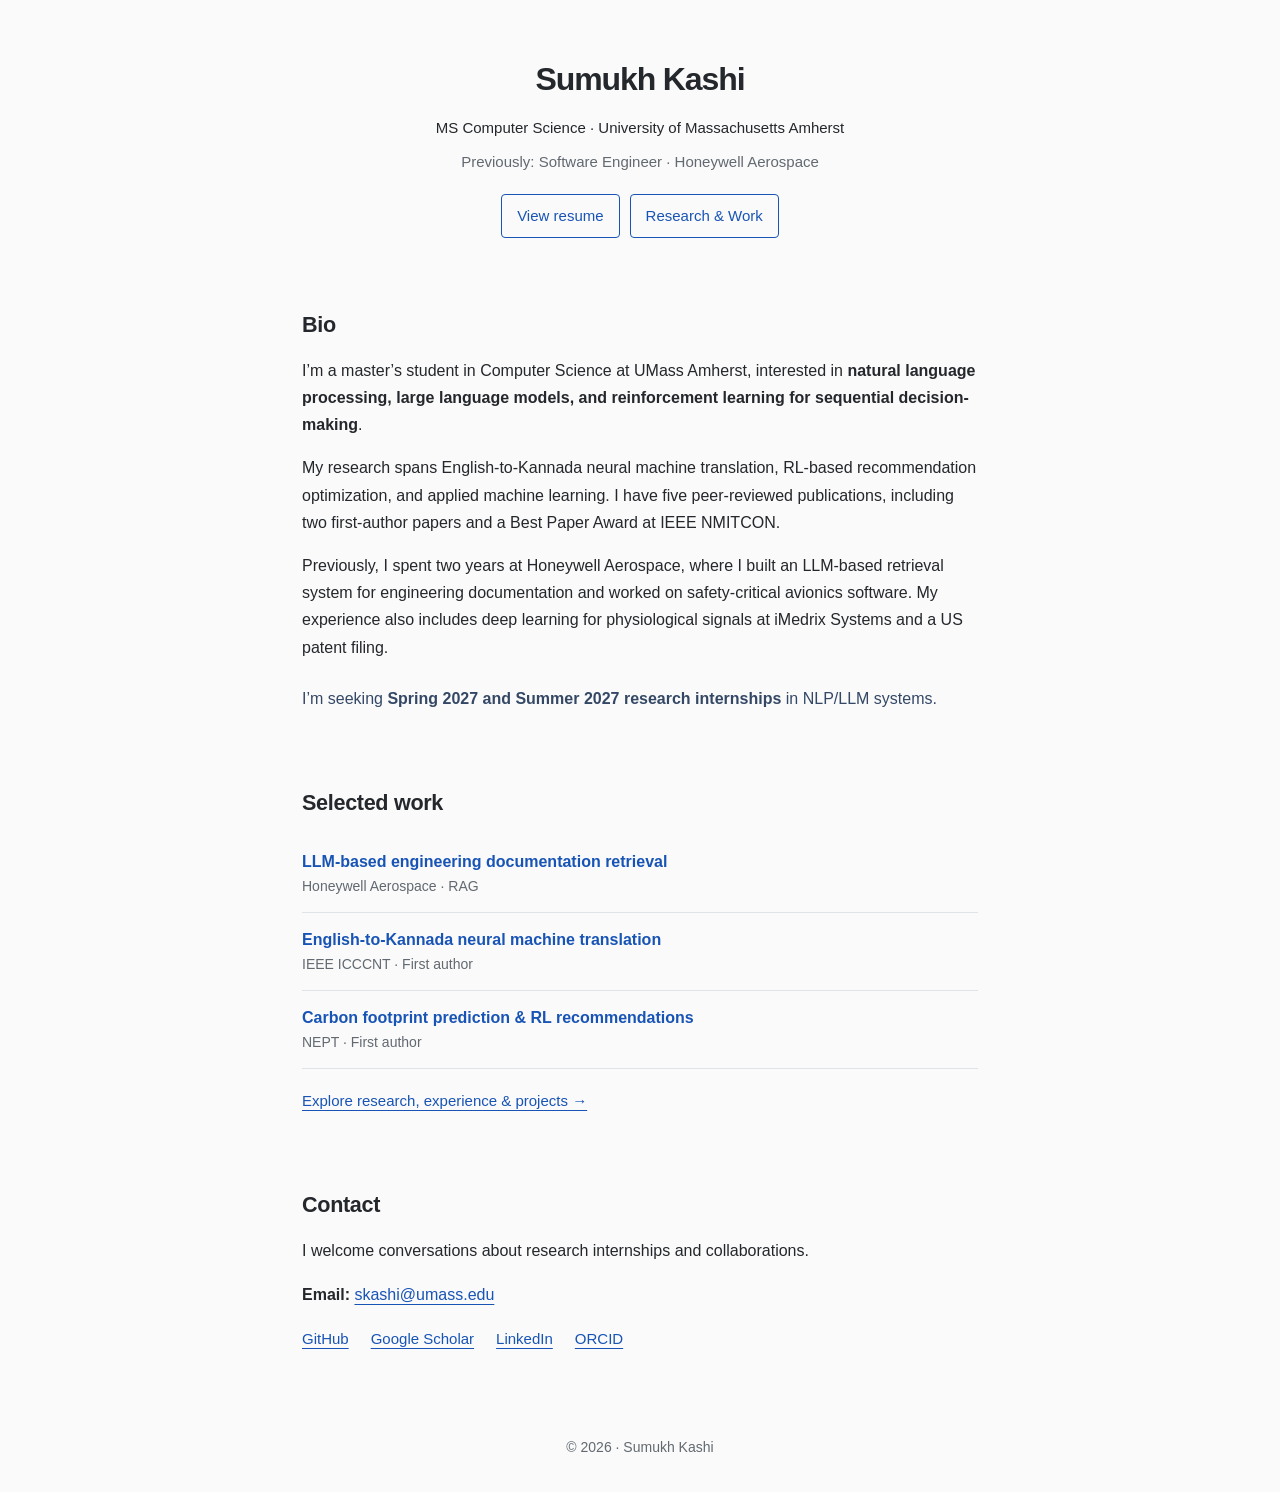
<file: index.html>
<!doctype html>
<html lang="en">
<head>
<meta charset="utf-8">
<meta name="viewport" content="width=device-width, initial-scale=1">
<title>Sumukh Kashi | NLP, LLMs & Reinforcement Learning</title>
<meta name="description" content="Sumukh Kashi — MS Computer Science student at UMass Amherst. Research interests in NLP, large language models, and reinforcement learning. Seeking Summer 2027 research internships.">
<link rel="canonical" href="https://sumukhkashi.github.io/">
<link rel="icon" type="image/svg+xml" href="data:image/svg+xml,%3Csvg xmlns='http://www.w3.org/2000/svg' viewBox='0 0 64 64'%3E%3Crect width='64' height='64' rx='12' fill='%231c4563'/%3E%3Ctext x='32' y='42' text-anchor='middle' font-family='Georgia' font-size='32' fill='white'%3ESK%3C/text%3E%3C/svg%3E">
<link rel="stylesheet" href="styles.css">
</head>
<body class="home"><a class="skip" href="#main">Skip to content</a>
<header class="profile"><h1>Sumukh Kashi</h1><p>MS Computer Science · University of Massachusetts Amherst</p><p class="previous">Previously: Software Engineer · Honeywell Aerospace</p><nav class="actions" aria-label="Primary"><a class="button" href="resume.pdf">View resume</a><a class="button" href="portfolio.html">Research &amp; Work</a></nav></header>
<main id="main"><section aria-labelledby="bio-title"><h2 id="bio-title">Bio</h2>
<p>I’m a master’s student in Computer Science at UMass Amherst, interested in <strong>natural language processing, large language models, and reinforcement learning for sequential decision-making</strong>.</p>
<p>My research spans English-to-Kannada neural machine translation, RL-based recommendation optimization, and applied machine learning. I have five peer-reviewed publications, including two first-author papers and a Best Paper Award at IEEE NMITCON.</p>
<p>Previously, I spent two years at Honeywell Aerospace, where I built an LLM-based retrieval system for engineering documentation and worked on safety-critical avionics software. My experience also includes deep learning for physiological signals at iMedrix Systems and a US patent filing.</p>
<p class="opportunity">I’m seeking <strong>Spring 2027 and Summer 2027 research internships</strong> in NLP/LLM systems.</p></section>
<section class="home-work" aria-labelledby="highlights-title"><h2 id="highlights-title">Selected work</h2><a href="portfolio.html#rag">LLM-based engineering documentation retrieval <span>Honeywell Aerospace · RAG</span></a><a href="portfolio.html#translation">English-to-Kannada neural machine translation <span>IEEE ICCCNT · First author</span></a><a href="portfolio.html#carbon">Carbon footprint prediction &amp; RL recommendations <span>NEPT · First author</span></a><p><a class="text-link" href="portfolio.html">Explore research, experience &amp; projects →</a></p></section>
<section id="contact" aria-labelledby="contact-title"><h2 id="contact-title">Contact</h2><p>I welcome conversations about research internships and collaborations.</p><p><strong>Email:</strong> <a href="mailto:skashi@umass.edu">skashi@umass.edu</a></p><div class="links"><a href="https://github.com/SumukhKashi">GitHub</a><a href="https://scholar.google.com/citations?user=PFaB8a4AAAAJ&amp;hl=en">Google Scholar</a><a href="https://www.linkedin.com/in/sumukh-kashi-23575220a/">LinkedIn</a><a href="https://orcid.org/0009-0000-4580-617X">ORCID</a></div></section></main><footer>© 2026 · Sumukh Kashi</footer></body></html>
</file>
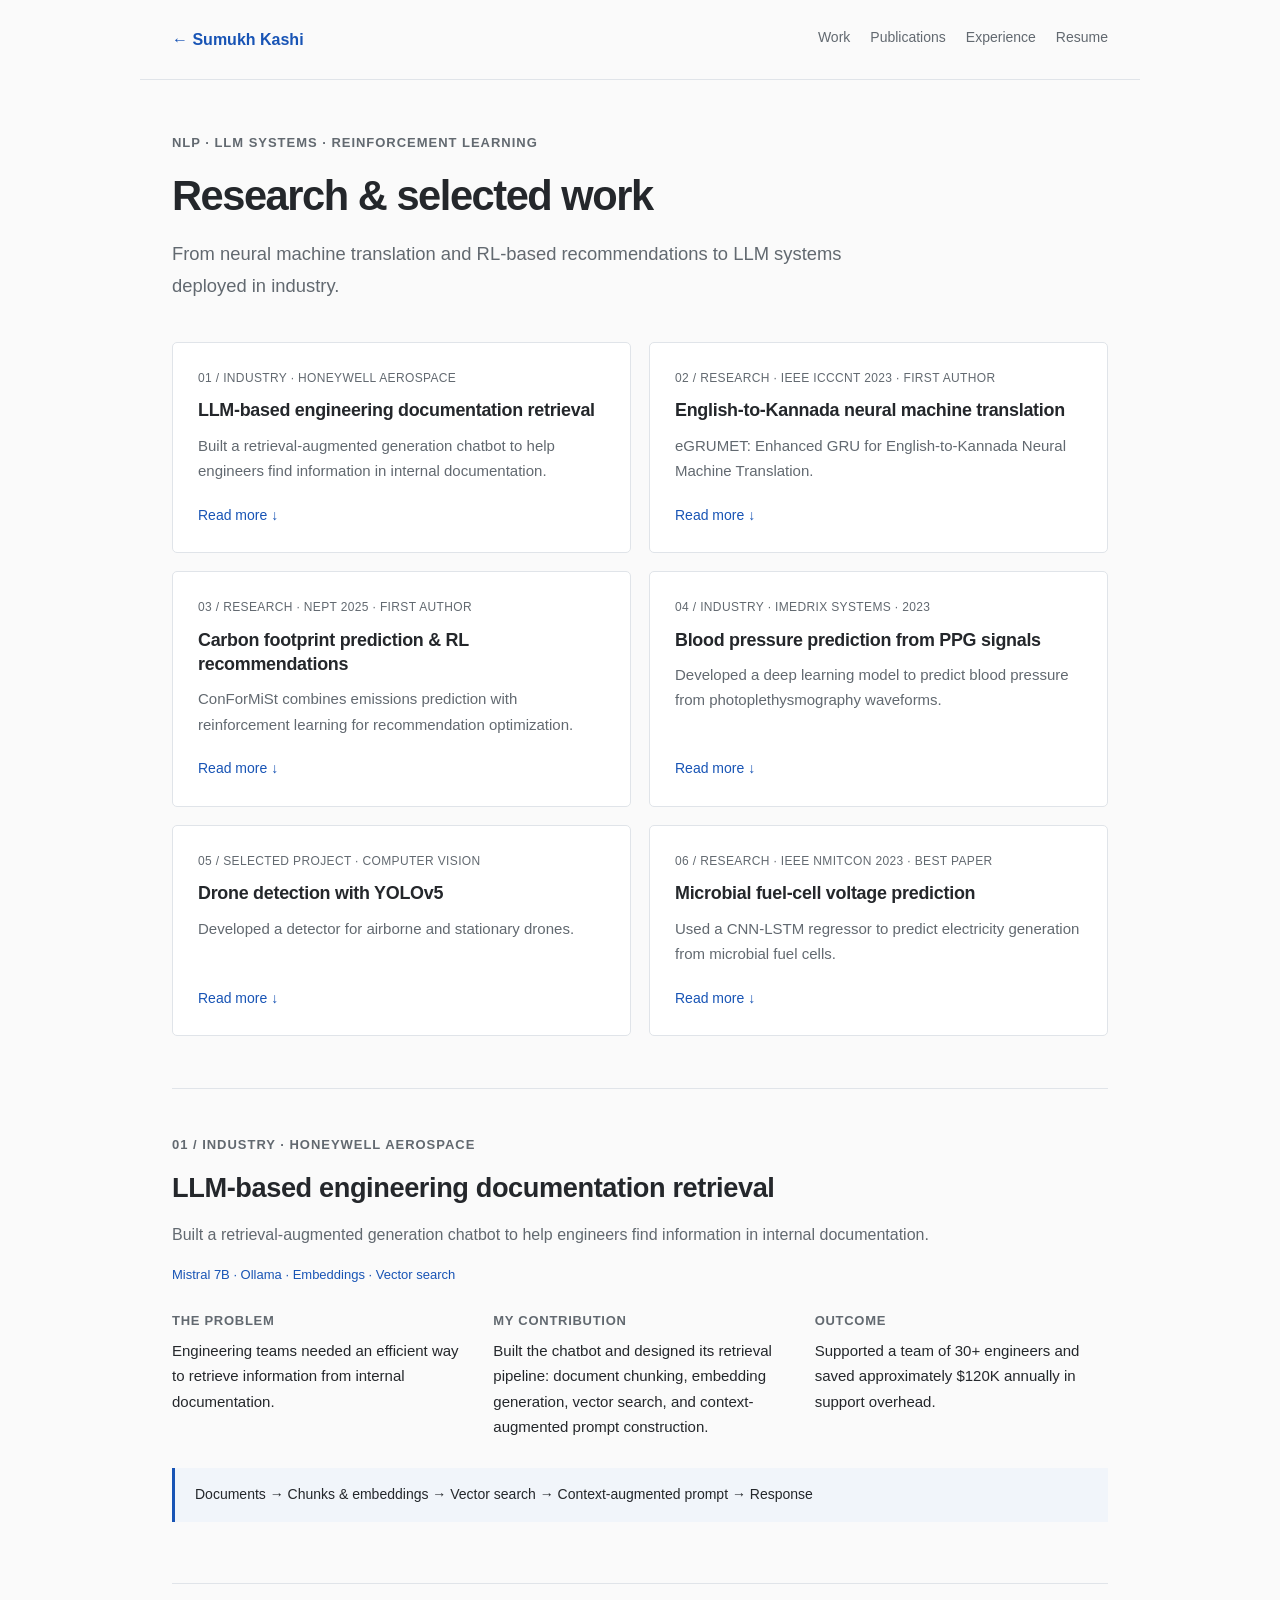
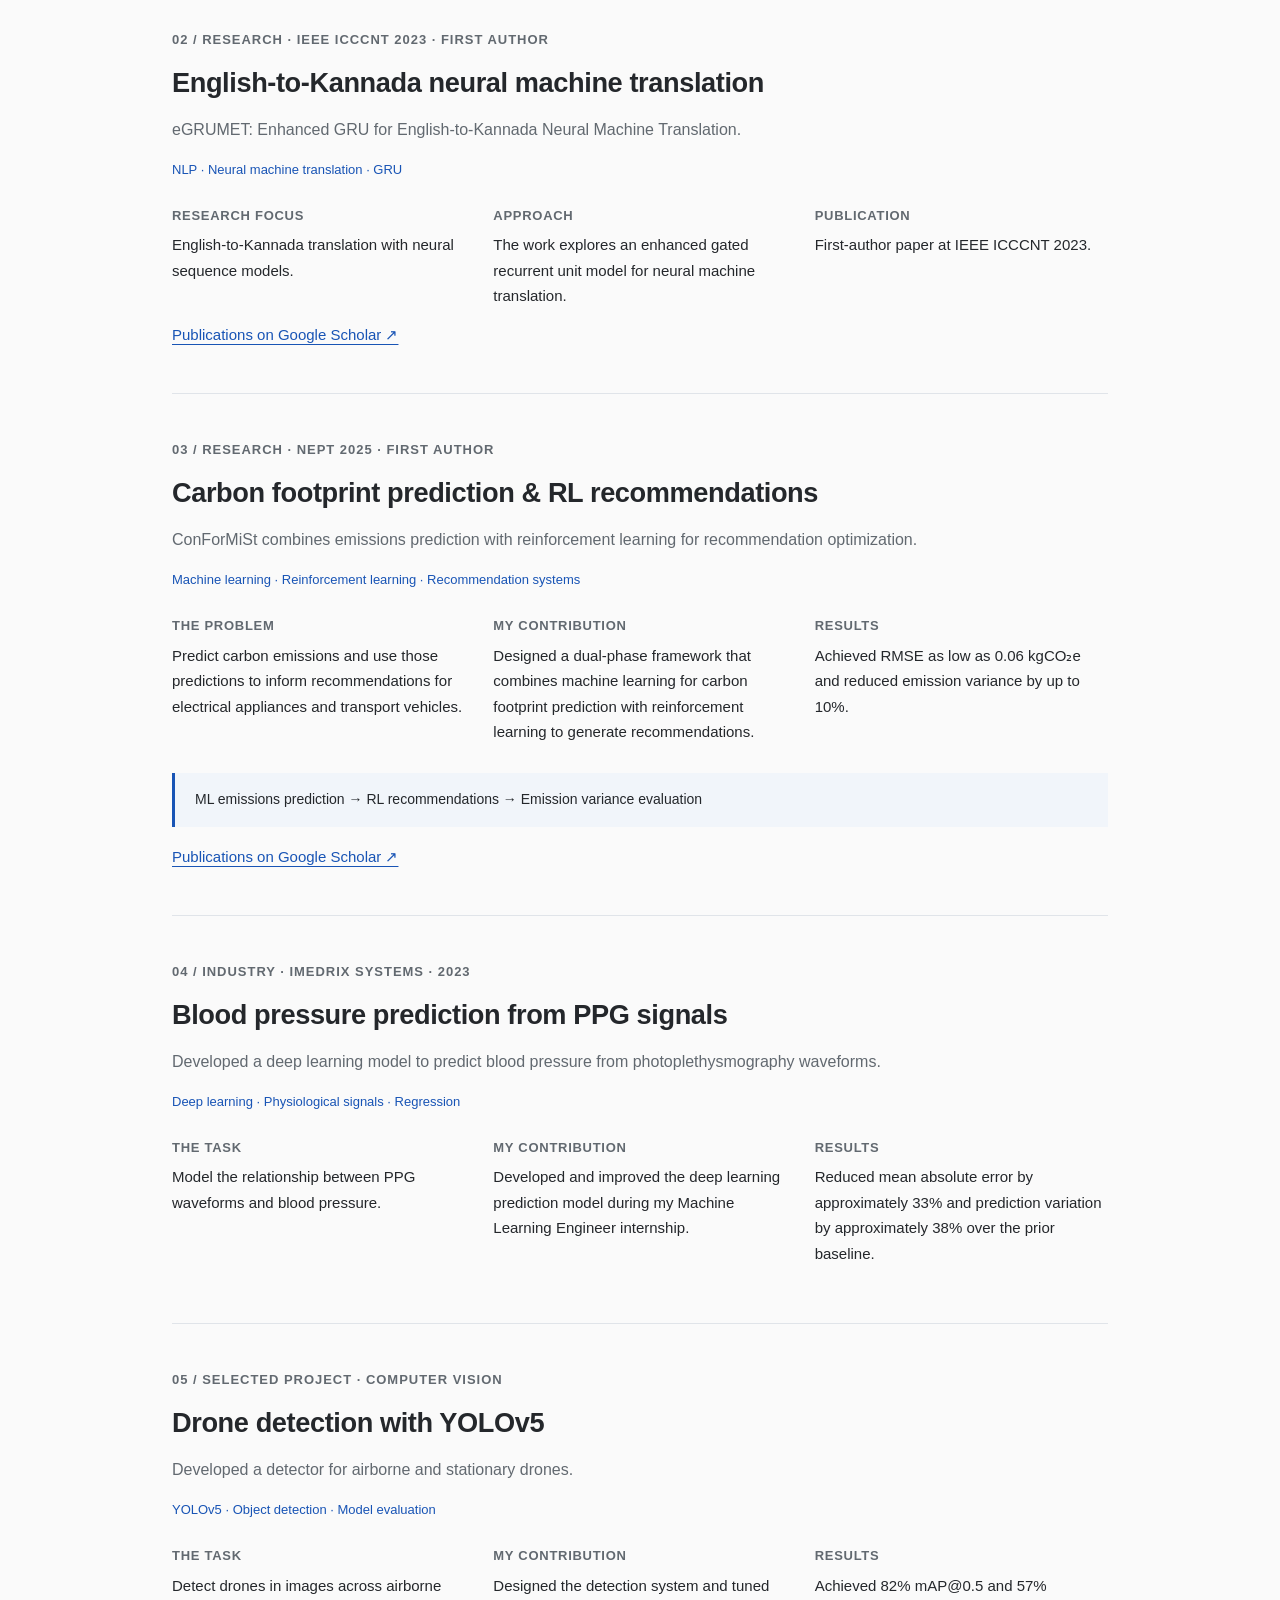
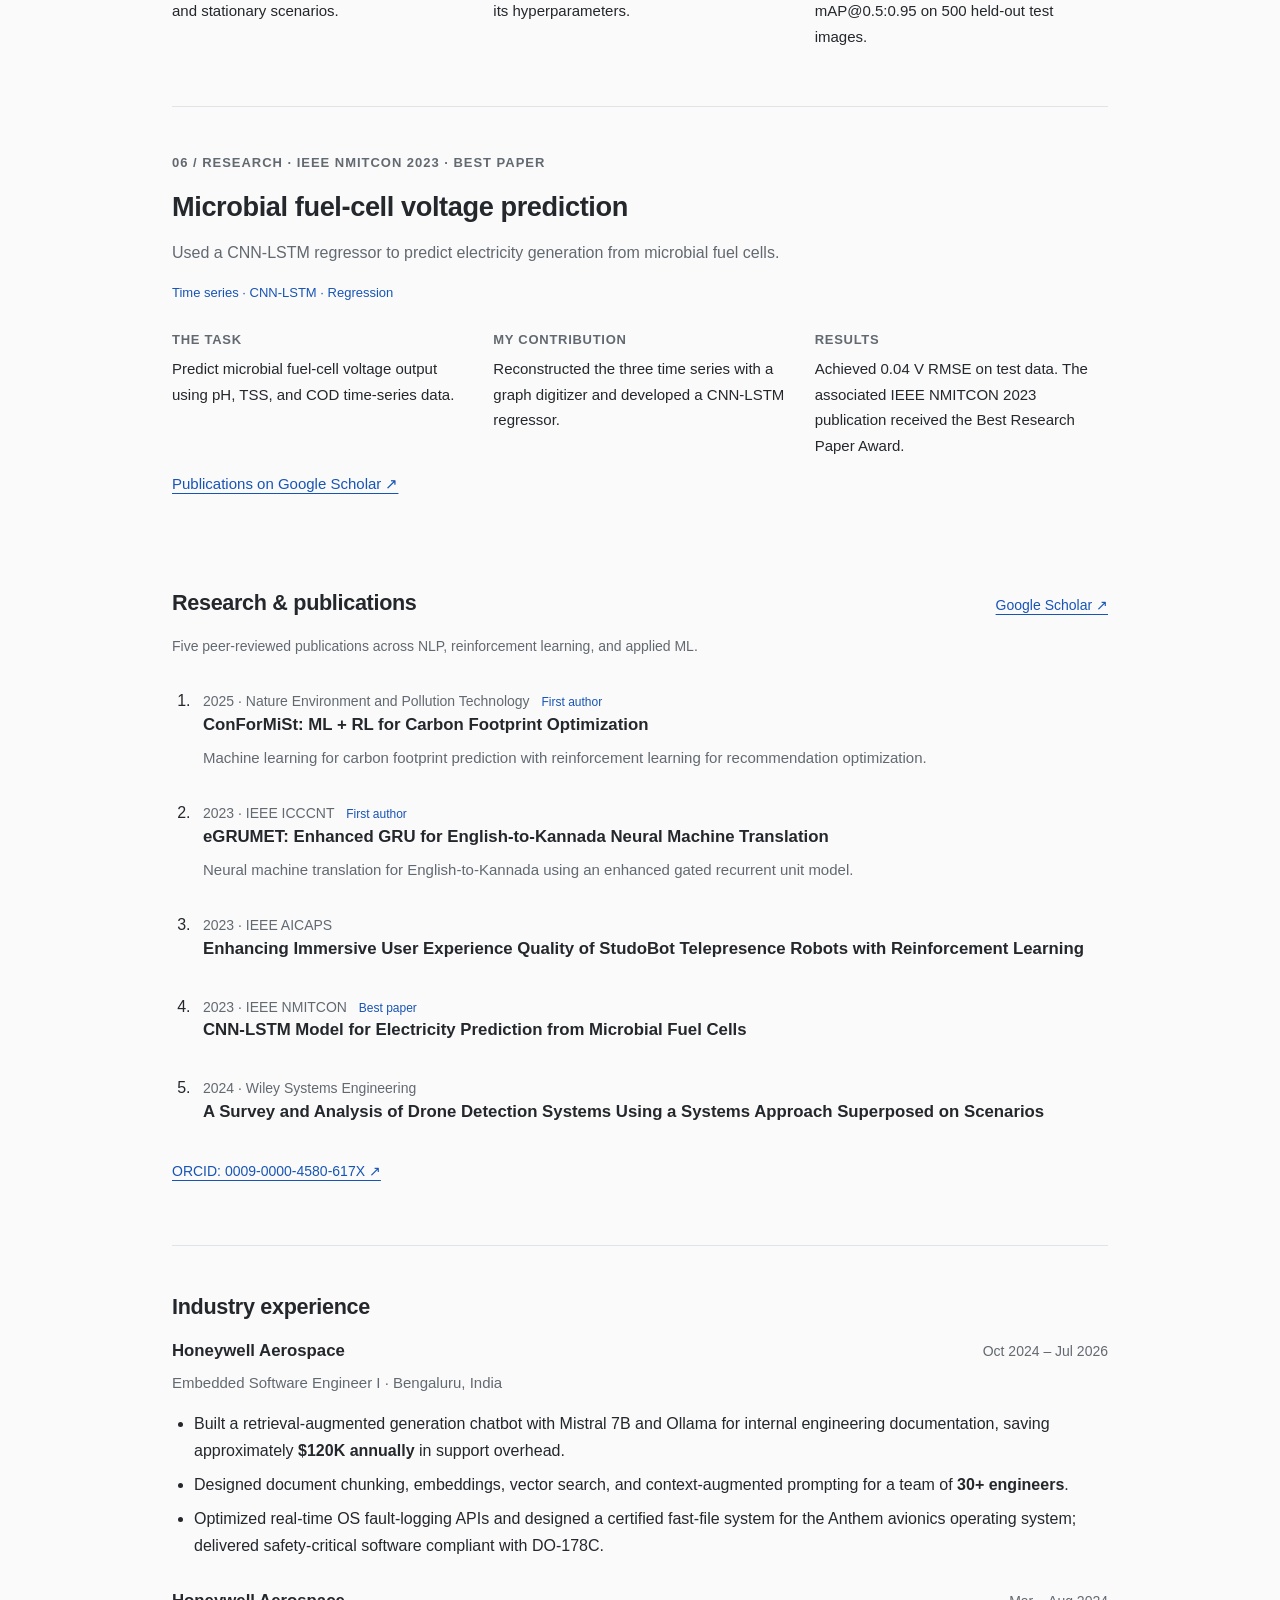
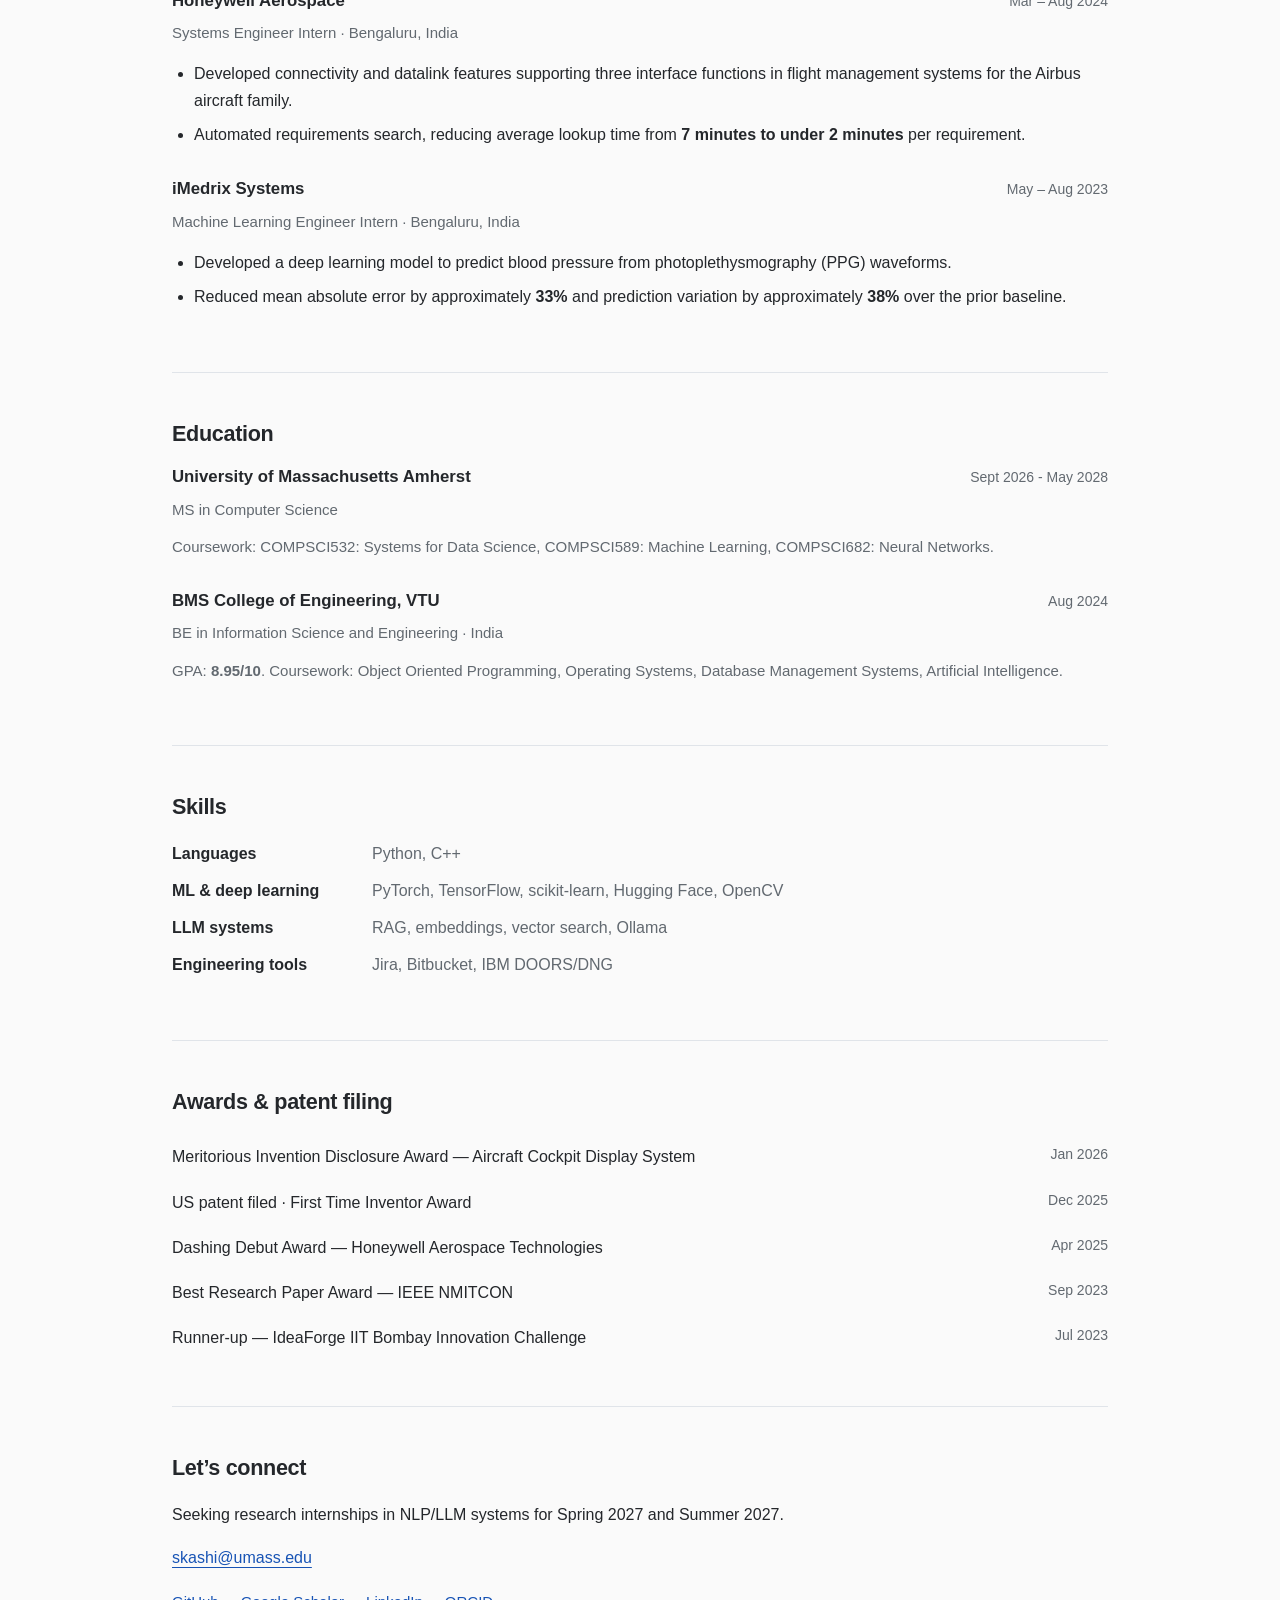
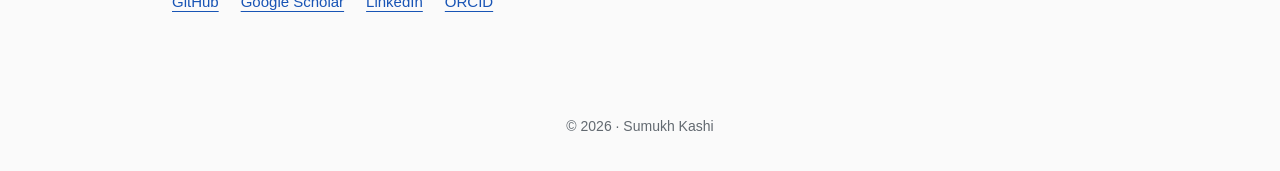
<file: portfolio.html>
<!doctype html>
<html lang="en">
<head>
<meta charset="utf-8">
<meta name="viewport" content="width=device-width, initial-scale=1">
<title>Research & Work | Sumukh Kashi</title>
<meta name="description" content="Sumukh Kashi — MS Computer Science student at UMass Amherst. Research interests in NLP, large language models, and reinforcement learning. Seeking Summer 2027 research internships.">
<link rel="canonical" href="https://sumukhkashi.github.io/portfolio.html">
<link rel="icon" type="image/svg+xml" href="data:image/svg+xml,%3Csvg xmlns='http://www.w3.org/2000/svg' viewBox='0 0 64 64'%3E%3Crect width='64' height='64' rx='12' fill='%231c4563'/%3E%3Ctext x='32' y='42' text-anchor='middle' font-family='Georgia' font-size='32' fill='white'%3ESK%3C/text%3E%3C/svg%3E">
<link rel="stylesheet" href="styles.css">
</head>
<body><a class="skip" href="#main">Skip to content</a><header class="work-nav"><a href="index.html">← Sumukh Kashi</a><nav aria-label="Portfolio navigation"><a href="#selected-work">Work</a><a href="#research">Publications</a><a href="#experience">Experience</a><a href="resume.pdf">Resume</a></nav></header><main id="main" class="portfolio"><div class="work-intro"><p class="eyebrow">NLP · LLM SYSTEMS · REINFORCEMENT LEARNING</p><h1>Research &amp; selected work</h1><p>From neural machine translation and RL-based recommendations to LLM systems deployed in industry.</p></div><nav class="work-grid" aria-label="Explore selected work"><a href="#rag"><span class="meta">01 / Industry · Honeywell Aerospace</span><h2>LLM-based engineering documentation retrieval</h2><p>Built a retrieval-augmented generation chatbot to help engineers find information in internal documentation.</p><span class="read">Read more ↓</span></a><a href="#translation"><span class="meta">02 / Research · IEEE ICCCNT 2023 · First author</span><h2>English-to-Kannada neural machine translation</h2><p>eGRUMET: Enhanced GRU for English-to-Kannada Neural Machine Translation.</p><span class="read">Read more ↓</span></a><a href="#carbon"><span class="meta">03 / Research · NEPT 2025 · First author</span><h2>Carbon footprint prediction & RL recommendations</h2><p>ConForMiSt combines emissions prediction with reinforcement learning for recommendation optimization.</p><span class="read">Read more ↓</span></a><a href="#ppg"><span class="meta">04 / Industry · iMedrix Systems · 2023</span><h2>Blood pressure prediction from PPG signals</h2><p>Developed a deep learning model to predict blood pressure from photoplethysmography waveforms.</p><span class="read">Read more ↓</span></a><a href="#drone"><span class="meta">05 / Selected project · Computer vision</span><h2>Drone detection with YOLOv5</h2><p>Developed a detector for airborne and stationary drones.</p><span class="read">Read more ↓</span></a><a href="#fuel"><span class="meta">06 / Research · IEEE NMITCON 2023 · Best paper</span><h2>Microbial fuel-cell voltage prediction</h2><p>Used a CNN-LSTM regressor to predict electricity generation from microbial fuel cells.</p><span class="read">Read more ↓</span></a></nav><div id="selected-work" class="case-studies"><article class="case" id="rag"><p class="eyebrow">01 / Industry · Honeywell Aerospace</p><h2>LLM-based engineering documentation retrieval</h2><p class="case-lead">Built a retrieval-augmented generation chatbot to help engineers find information in internal documentation.</p><p class="tags">Mistral 7B · Ollama · Embeddings · Vector search</p><div class="case-detail"><div><h3>The problem</h3><p>Engineering teams needed an efficient way to retrieve information from internal documentation.</p></div><div><h3>My contribution</h3><p>Built the chatbot and designed its retrieval pipeline: document chunking, embedding generation, vector search, and context-augmented prompt construction.</p></div><div><h3>Outcome</h3><p>Supported a team of 30+ engineers and saved approximately $120K annually in support overhead.</p></div></div><p class="process">Documents → Chunks & embeddings → Vector search → Context-augmented prompt → Response</p></article><article class="case" id="translation"><p class="eyebrow">02 / Research · IEEE ICCCNT 2023 · First author</p><h2>English-to-Kannada neural machine translation</h2><p class="case-lead">eGRUMET: Enhanced GRU for English-to-Kannada Neural Machine Translation.</p><p class="tags">NLP · Neural machine translation · GRU</p><div class="case-detail"><div><h3>Research focus</h3><p>English-to-Kannada translation with neural sequence models.</p></div><div><h3>Approach</h3><p>The work explores an enhanced gated recurrent unit model for neural machine translation.</p></div><div><h3>Publication</h3><p>First-author paper at IEEE ICCCNT 2023.</p></div></div><a class="text-link" href="https://scholar.google.com/citations?user=PFaB8a4AAAAJ&amp;hl=en">Publications on Google Scholar ↗</a></article><article class="case" id="carbon"><p class="eyebrow">03 / Research · NEPT 2025 · First author</p><h2>Carbon footprint prediction & RL recommendations</h2><p class="case-lead">ConForMiSt combines emissions prediction with reinforcement learning for recommendation optimization.</p><p class="tags">Machine learning · Reinforcement learning · Recommendation systems</p><div class="case-detail"><div><h3>The problem</h3><p>Predict carbon emissions and use those predictions to inform recommendations for electrical appliances and transport vehicles.</p></div><div><h3>My contribution</h3><p>Designed a dual-phase framework that combines machine learning for carbon footprint prediction with reinforcement learning to generate recommendations.</p></div><div><h3>Results</h3><p>Achieved RMSE as low as 0.06 kgCO₂e and reduced emission variance by up to 10%.</p></div></div><p class="process">ML emissions prediction → RL recommendations → Emission variance evaluation</p><a class="text-link" href="https://scholar.google.com/citations?user=PFaB8a4AAAAJ&amp;hl=en">Publications on Google Scholar ↗</a></article><article class="case" id="ppg"><p class="eyebrow">04 / Industry · iMedrix Systems · 2023</p><h2>Blood pressure prediction from PPG signals</h2><p class="case-lead">Developed a deep learning model to predict blood pressure from photoplethysmography waveforms.</p><p class="tags">Deep learning · Physiological signals · Regression</p><div class="case-detail"><div><h3>The task</h3><p>Model the relationship between PPG waveforms and blood pressure.</p></div><div><h3>My contribution</h3><p>Developed and improved the deep learning prediction model during my Machine Learning Engineer internship.</p></div><div><h3>Results</h3><p>Reduced mean absolute error by approximately 33% and prediction variation by approximately 38% over the prior baseline.</p></div></div></article><article class="case" id="drone"><p class="eyebrow">05 / Selected project · Computer vision</p><h2>Drone detection with YOLOv5</h2><p class="case-lead">Developed a detector for airborne and stationary drones.</p><p class="tags">YOLOv5 · Object detection · Model evaluation</p><div class="case-detail"><div><h3>The task</h3><p>Detect drones in images across airborne and stationary scenarios.</p></div><div><h3>My contribution</h3><p>Designed the detection system and tuned its hyperparameters.</p></div><div><h3>Results</h3><p>Achieved 82% mAP@0.5 and 57% mAP@0.5:0.95 on 500 held-out test images.</p></div></div></article><article class="case" id="fuel"><p class="eyebrow">06 / Research · IEEE NMITCON 2023 · Best paper</p><h2>Microbial fuel-cell voltage prediction</h2><p class="case-lead">Used a CNN-LSTM regressor to predict electricity generation from microbial fuel cells.</p><p class="tags">Time series · CNN-LSTM · Regression</p><div class="case-detail"><div><h3>The task</h3><p>Predict microbial fuel-cell voltage output using pH, TSS, and COD time-series data.</p></div><div><h3>My contribution</h3><p>Reconstructed the three time series with a graph digitizer and developed a CNN-LSTM regressor.</p></div><div><h3>Results</h3><p>Achieved 0.04 V RMSE on test data. The associated IEEE NMITCON 2023 publication received the Best Research Paper Award.</p></div></div><a class="text-link" href="https://scholar.google.com/citations?user=PFaB8a4AAAAJ&amp;hl=en">Publications on Google Scholar ↗</a></article></div><section id="research" aria-labelledby="research-title"><div class="section-heading"><h2 id="research-title">Research & publications</h2><a href="https://scholar.google.com/citations?user=PFaB8a4AAAAJ&amp;hl=en">Google Scholar ↗</a></div>
<p class="section-note">Five peer-reviewed publications across NLP, reinforcement learning, and applied ML.</p>
<ol class="publications">
<li><div class="meta">2025 · Nature Environment and Pollution Technology <span class="tag">First author</span></div><h3>ConForMiSt: ML + RL for Carbon Footprint Optimization</h3><p>Machine learning for carbon footprint prediction with reinforcement learning for recommendation optimization.</p></li>
<li><div class="meta">2023 · IEEE ICCCNT <span class="tag">First author</span></div><h3>eGRUMET: Enhanced GRU for English-to-Kannada Neural Machine Translation</h3><p>Neural machine translation for English-to-Kannada using an enhanced gated recurrent unit model.</p></li>
<li><div class="meta">2023 · IEEE AICAPS</div><h3>Enhancing Immersive User Experience Quality of StudoBot Telepresence Robots with Reinforcement Learning</h3></li>
<li><div class="meta">2023 · IEEE NMITCON <span class="tag">Best paper</span></div><h3>CNN-LSTM Model for Electricity Prediction from Microbial Fuel Cells</h3></li>
<li><div class="meta">2024 · Wiley Systems Engineering</div><h3>A Survey and Analysis of Drone Detection Systems Using a Systems Approach Superposed on Scenarios</h3></li>
</ol>
<p class="small"><a href="https://orcid.org/0009-0000-4580-617X">ORCID: 0009-0000-4580-617X ↗</a></p>
</section>
<section id="experience" aria-labelledby="experience-title"><h2 id="experience-title">Industry experience</h2>
<article class="entry"><div class="entry-heading"><div><h3>Honeywell Aerospace</h3><p class="role">Embedded Software Engineer I · Bengaluru, India</p></div><p class="date">Oct 2024 – Jul 2026</p></div><ul><li>Built a retrieval-augmented generation chatbot with Mistral 7B and Ollama for internal engineering documentation, saving approximately <strong>$120K annually</strong> in support overhead.</li><li>Designed document chunking, embeddings, vector search, and context-augmented prompting for a team of <strong>30+ engineers</strong>.</li><li>Optimized real-time OS fault-logging APIs and designed a certified fast-file system for the Anthem avionics operating system; delivered safety-critical software compliant with DO-178C.</li></ul></article>
<article class="entry"><div class="entry-heading"><div><h3>Honeywell Aerospace</h3><p class="role">Systems Engineer Intern · Bengaluru, India</p></div><p class="date">Mar – Aug 2024</p></div><ul><li>Developed connectivity and datalink features supporting three interface functions in flight management systems for the Airbus aircraft family.</li><li>Automated requirements search, reducing average lookup time from <strong>7 minutes to under 2 minutes</strong> per requirement.</li></ul></article>
<article class="entry"><div class="entry-heading"><div><h3>iMedrix Systems</h3><p class="role">Machine Learning Engineer Intern · Bengaluru, India</p></div><p class="date">May – Aug 2023</p></div><ul><li>Developed a deep learning model to predict blood pressure from photoplethysmography (PPG) waveforms.</li><li>Reduced mean absolute error by approximately <strong>33%</strong> and prediction variation by approximately <strong>38%</strong> over the prior baseline.</li></ul></article>
</section>
<section id="education" aria-labelledby="education-title"><h2 id="education-title">Education</h2><article class="entry"><div class="entry-heading"><div><h3>University of Massachusetts Amherst</h3><p class="role">MS in Computer Science</p></div><p class="date">Sept 2026 - May 2028</p></div><p>Coursework: COMPSCI532: Systems for Data Science, COMPSCI589: Machine Learning, COMPSCI682: Neural Networks.</p></article><article class="entry"><div class="entry-heading"><div><h3>BMS College of Engineering, VTU</h3><p class="role">BE in Information Science and Engineering · India</p></div><p class="date">Aug 2024</p></div><p>GPA: <strong>8.95/10</strong>. Coursework: Object Oriented Programming, Operating Systems, Database Management Systems, Artificial Intelligence.</p></article></section>
<section id="skills" aria-labelledby="skills-title"><h2 id="skills-title">Skills</h2><dl class="skills"><dt>Languages</dt><dd>Python, C++</dd><dt>ML & deep learning</dt><dd>PyTorch, TensorFlow, scikit-learn, Hugging Face, OpenCV</dd><dt>LLM systems</dt><dd>RAG, embeddings, vector search, Ollama</dd><dt>Engineering tools</dt><dd>Jira, Bitbucket, IBM DOORS/DNG</dd></dl></section>
<section id="awards" aria-labelledby="awards-title"><h2 id="awards-title">Awards & patent filing</h2><ul class="awards"><li><span>Meritorious Invention Disclosure Award — Aircraft Cockpit Display System</span><time datetime="2026-01">Jan 2026</time></li><li><span>US patent filed · First Time Inventor Award</span><time datetime="2025-12">Dec 2025</time></li><li><span>Dashing Debut Award — Honeywell Aerospace Technologies</span><time datetime="2025-04">Apr 2025</time></li><li><span>Best Research Paper Award — IEEE NMITCON</span><time datetime="2023-09">Sep 2023</time></li><li><span>Runner-up — IdeaForge IIT Bombay Innovation Challenge</span><time datetime="2023-07">Jul 2023</time></li></ul></section>
<section class="closing"><h2>Let’s connect</h2><p>Seeking research internships in NLP/LLM systems for Spring 2027 and Summer 2027.</p><a href="mailto:skashi@umass.edu">skashi@umass.edu</a><div class="links"><a href="https://github.com/SumukhKashi">GitHub</a><a href="https://scholar.google.com/citations?user=PFaB8a4AAAAJ&amp;hl=en">Google Scholar</a><a href="https://www.linkedin.com/in/sumukh-kashi-23575220a/">LinkedIn</a><a href="https://orcid.org/0009-0000-4580-617X">ORCID</a></div></section></main><footer>© 2026 · Sumukh Kashi</footer></body></html>
</file>
<file: styles.css>
:root{color-scheme:light;--ink:#24272b;--muted:#626970;--blue:#1854b5;--line:#e0e4e9;--soft:#f1f5fa}*{box-sizing:border-box}html{scroll-behavior:smooth;scroll-padding-top:24px}body{margin:0;background:#fafafa;color:var(--ink);font:1rem/1.7 -apple-system,BlinkMacSystemFont,"Segoe UI",Arial,sans-serif}a{color:var(--blue);text-underline-offset:4px}a:hover{text-decoration:underline;color:#103777}a:focus-visible{outline:3px solid #b46a0e;outline-offset:5px}h1,h2,h3{line-height:1.35}h1{font-size:2rem;letter-spacing:-.035em;margin:0 0 14px}h2{font-size:1.35rem;margin:0 0 18px;letter-spacing:-.015em}h3{font-size:1.05rem;margin:0 0 8px}p{margin:0 0 16px}main{max-width:1000px;margin:auto;padding:0 32px}section{padding:46px 0;border-bottom:1px solid var(--line)}.home main{max-width:740px}.home section{border:0;padding:30px 0}.profile{max-width:850px;text-align:center;margin:auto;padding:58px 24px 42px}.profile h1{font-size:2rem;margin-bottom:14px}.profile p{font-size:.9375rem;margin:8px 0}.previous{color:var(--muted)}.actions{display:flex;justify-content:center;flex-wrap:wrap;gap:10px;margin-top:20px}.button{border:1px solid var(--blue);border-radius:4px;padding:8px 15px;text-decoration:none;font-size:.9375rem}.button:hover{background:var(--soft)}.opportunity{margin-top:24px;color:#344866}.home-work>a{display:block;padding:13px 0;text-decoration:none;font-weight:600;border-bottom:1px solid var(--line)}.home-work>a span{display:block;font-size:.875rem;color:var(--muted);font-weight:400}.home-work>p{margin-top:18px}.text-link{font-size:.9375rem}.links{display:flex;flex-wrap:wrap;gap:12px 22px;margin-top:18px;font-size:.9375rem}footer{text-align:center;color:var(--muted);font-size:.875rem;padding:55px 24px 32px}.work-nav{max-width:1000px;margin:auto;padding:26px 32px;display:flex;justify-content:space-between;gap:24px;border-bottom:1px solid var(--line)}.work-nav>a{text-decoration:none;font-weight:600}.work-nav nav{display:flex;flex-wrap:wrap;gap:20px;font-size:.875rem}.work-nav nav a{text-decoration:none;color:var(--muted)}.work-intro{padding:52px 0 25px;max-width:740px}.work-intro h1{font-size:2.6rem}.work-intro>p:last-child{font-size:1.15rem;color:var(--muted)}.eyebrow{font-size:.8125rem;letter-spacing:.075em;text-transform:uppercase;font-weight:650;color:var(--muted);margin-bottom:14px}.work-grid{display:grid;grid-template-columns:repeat(2,1fr);gap:18px;padding:0 0 52px}.work-grid>a{display:flex;flex-direction:column;padding:25px;background:white;border:1px solid var(--line);border-radius:5px;color:var(--ink);text-decoration:none}.work-grid>a:hover{border-color:var(--blue)}.work-grid h2{font-size:1.12rem;margin:10px 0}.work-grid p{font-size:.9375rem;color:var(--muted);margin-bottom:20px}.meta,.date,.section-note,.small{font-size:.875rem;color:var(--muted)}.work-grid .meta{font-size:.75rem;text-transform:uppercase;letter-spacing:.03em}.read{margin-top:auto;font-size:.875rem;color:var(--blue)}.case{padding:45px 0;border-top:1px solid var(--line);scroll-margin-top:24px}.case>h2{font-size:1.7rem;margin-bottom:14px}.case-lead{color:var(--muted);max-width:760px}.tags{font-size:.8125rem;color:var(--blue);margin-bottom:26px}.case-detail{display:grid;grid-template-columns:1fr 1fr 1fr;gap:28px}.case-detail h3{font-size:.8125rem;text-transform:uppercase;letter-spacing:.055em;color:var(--muted)}.case-detail p{font-size:.9375rem;margin-bottom:12px}.process{background:var(--soft);border-left:3px solid var(--blue);padding:15px 20px;margin:16px 0;font-size:.875rem}.section-heading{display:flex;justify-content:space-between;gap:20px;align-items:baseline}.section-heading>a{font-size:.875rem;white-space:nowrap}.publications{padding-left:23px}.publications li{padding:12px 0 12px 8px}.publications p{color:var(--muted);font-size:.9375rem;margin:5px 0}.tag{color:var(--blue);font-size:.75rem;margin-left:8px}.entry+.entry{margin-top:30px}.entry-heading{display:flex;justify-content:space-between;gap:20px}.role{color:var(--muted);font-size:.9375rem;margin:0}.date{white-space:nowrap}.entry ul{padding-left:22px;margin-top:14px}.entry li{margin:7px 0}.entry>p{color:var(--muted);font-size:.9375rem;margin-top:12px}.skills{display:grid;grid-template-columns:180px 1fr;gap:10px 20px}.skills dt{font-weight:600}.skills dd{margin:0;color:var(--muted)}.awards{list-style:none;padding:0;margin:0}.awards li{display:flex;justify-content:space-between;gap:24px;padding:9px 0}.awards time{white-space:nowrap;font-size:.875rem;color:var(--muted)}.closing{border-bottom:0}.skip{position:absolute;top:-100px;left:12px;padding:10px;background:white}.skip:focus{top:10px}@media(max-width:700px){main{padding:0 24px}.profile{padding:38px 24px 24px}.profile h1{font-size:1.8rem}.home section{padding:25px 0}.work-nav{padding:20px 24px;flex-direction:column;gap:12px}.work-nav nav{gap:18px}.work-intro{padding-top:32px}.work-intro h1{font-size:2rem}.work-grid{grid-template-columns:1fr;gap:14px;padding-bottom:30px}.case-detail{grid-template-columns:1fr;gap:14px}.case{padding:32px 0}.case>h2{font-size:1.45rem}.entry-heading,.section-heading{display:block}.date{margin-top:7px}.section-heading>a{display:inline-block;margin-bottom:16px}.skills{grid-template-columns:1fr;gap:3px}.skills dd{margin-bottom:12px}.awards li{display:block}.awards time{display:block}section{padding:32px 0}}@media(prefers-reduced-motion:reduce){html{scroll-behavior:auto}}@media print{body{background:white;font-size:10pt}.work-nav,.actions,.work-grid,footer{display:none}.case,section{break-inside:avoid}.case-detail{display:block}main{padding:0}.profile{padding:10px}.work-intro{padding:10px 0}}
</file>
